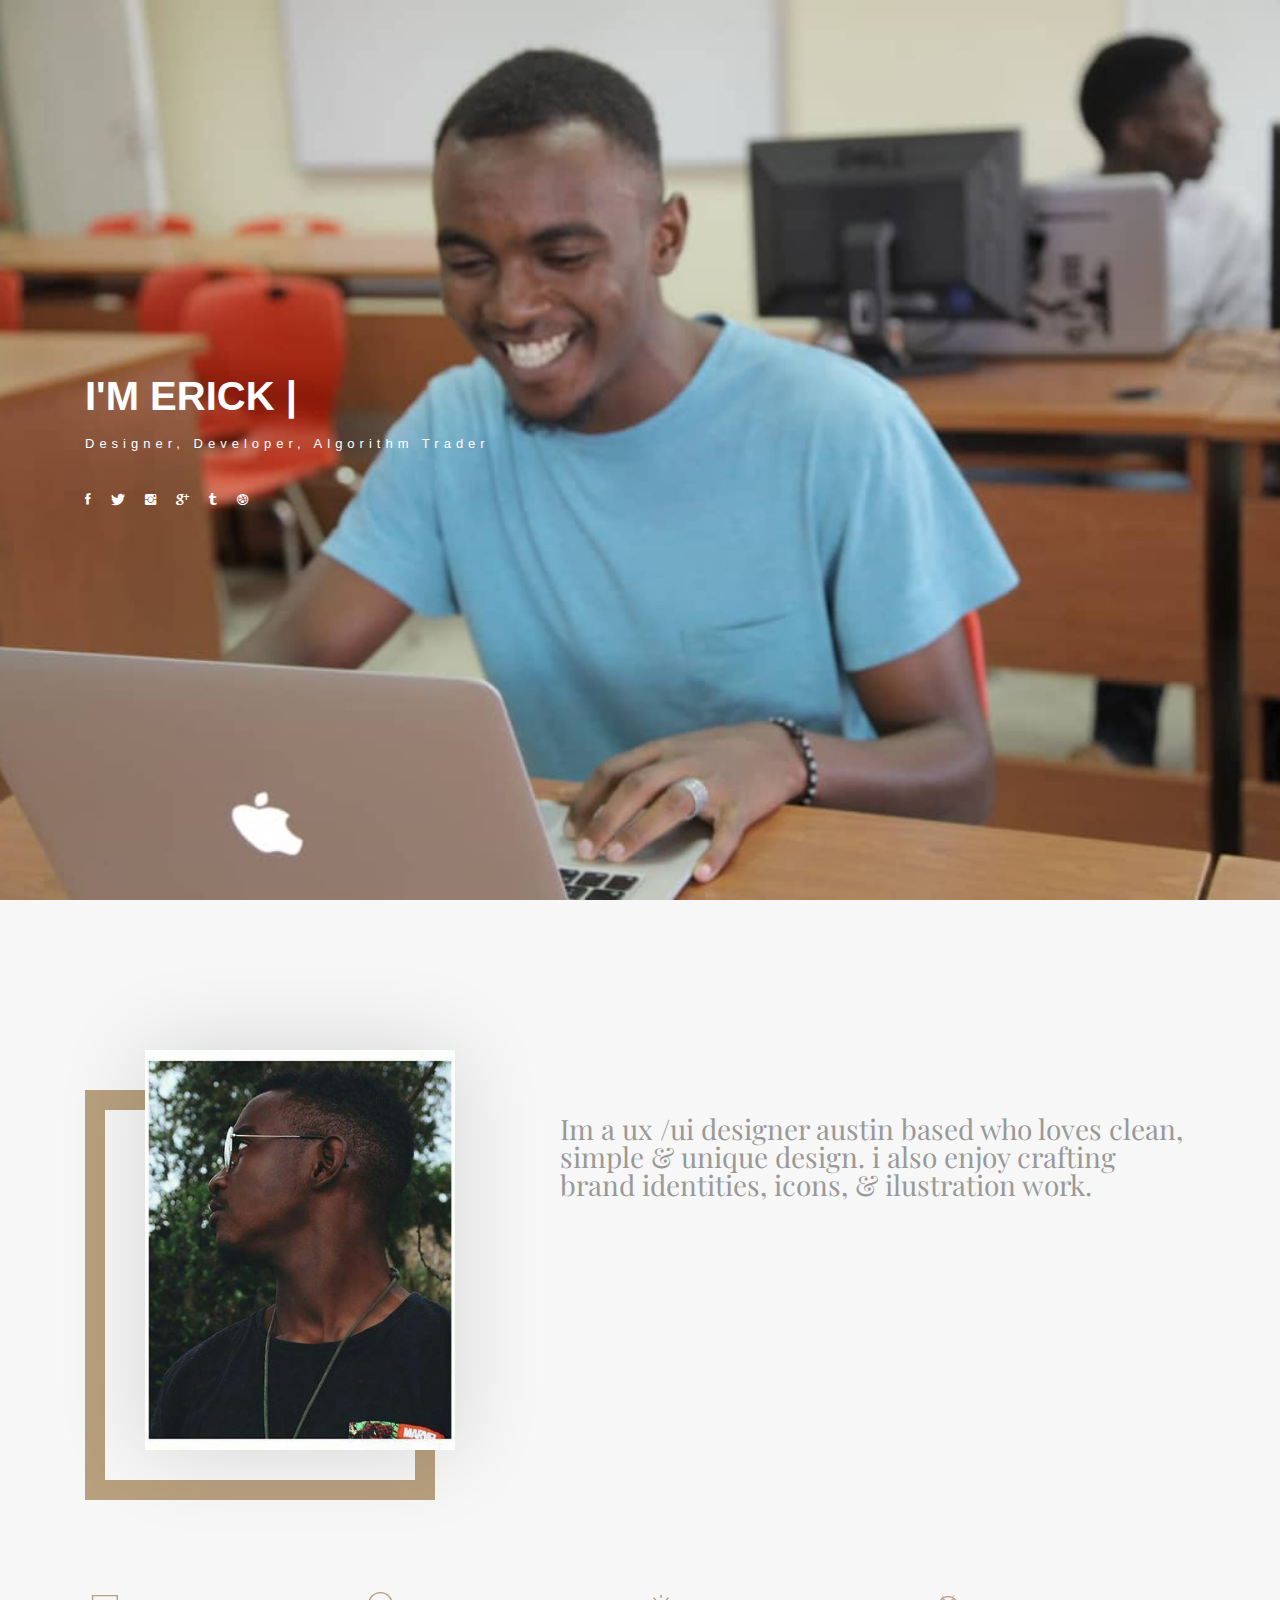
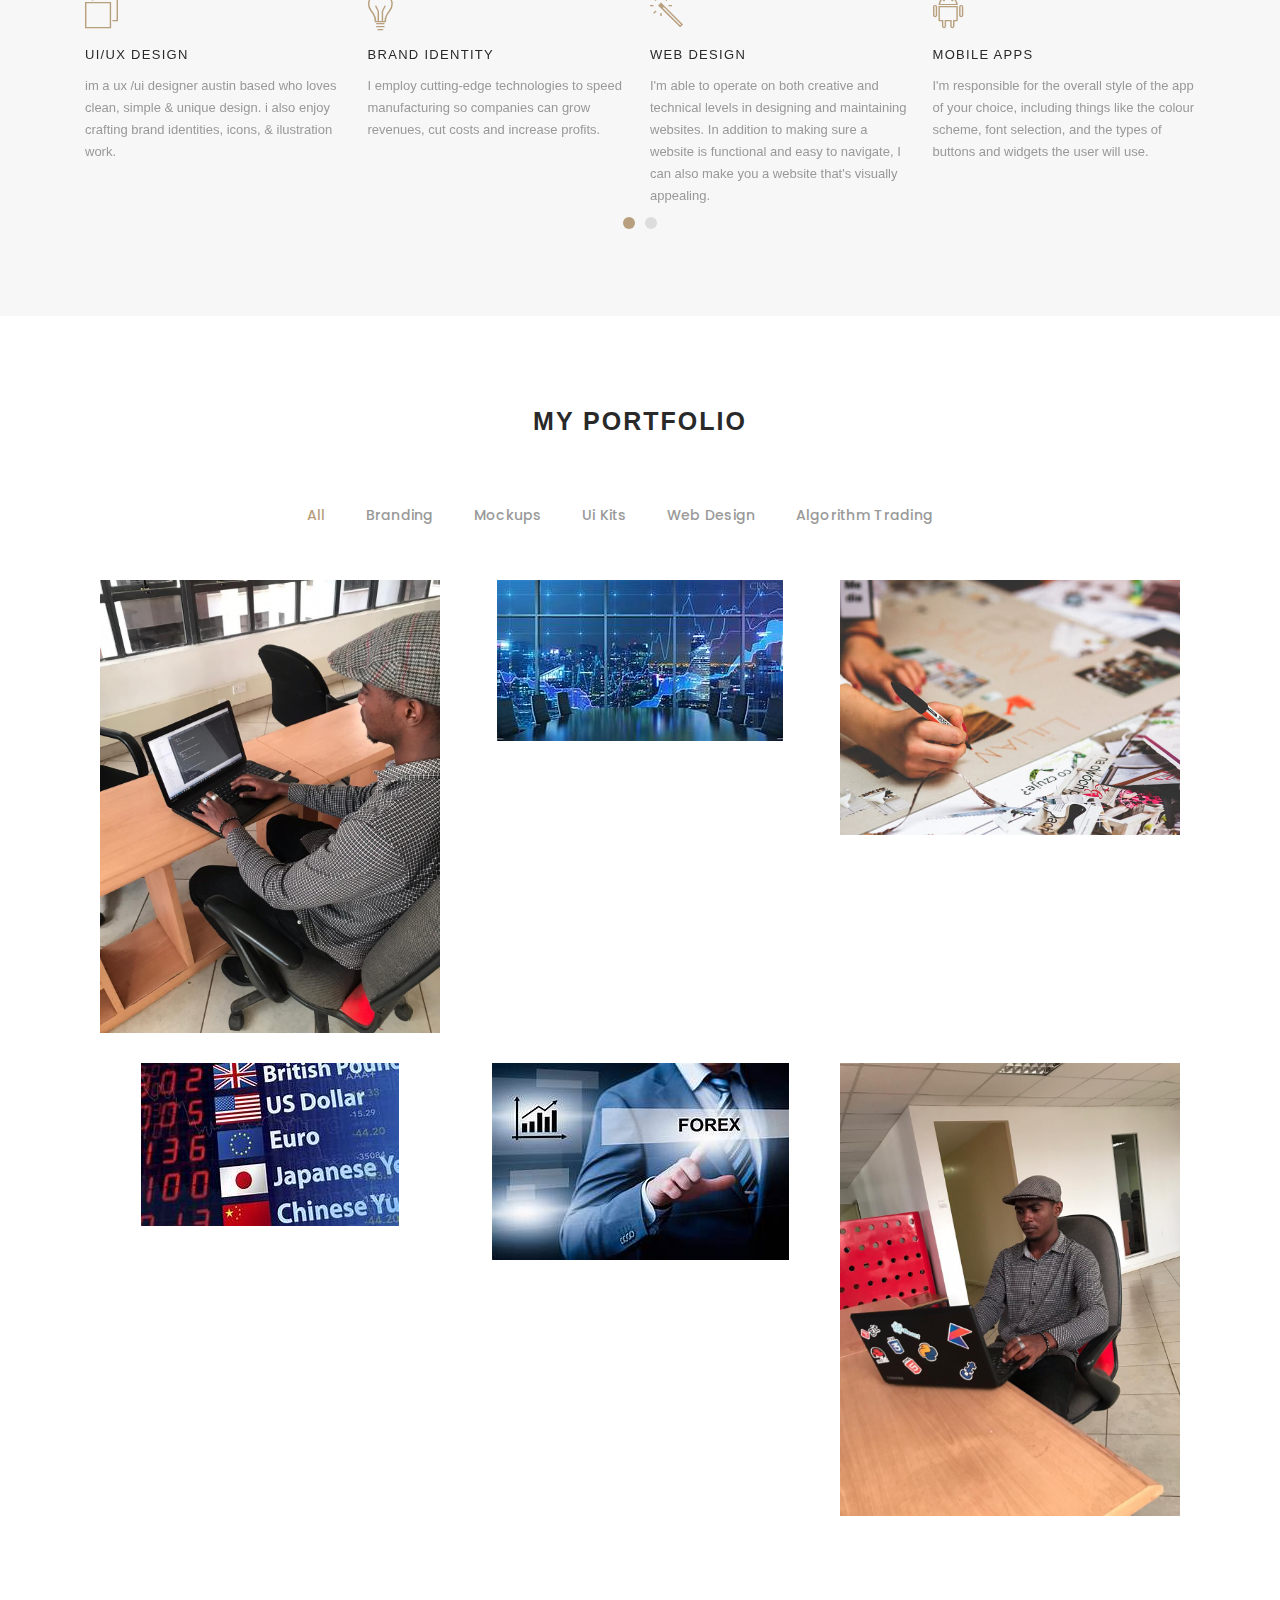
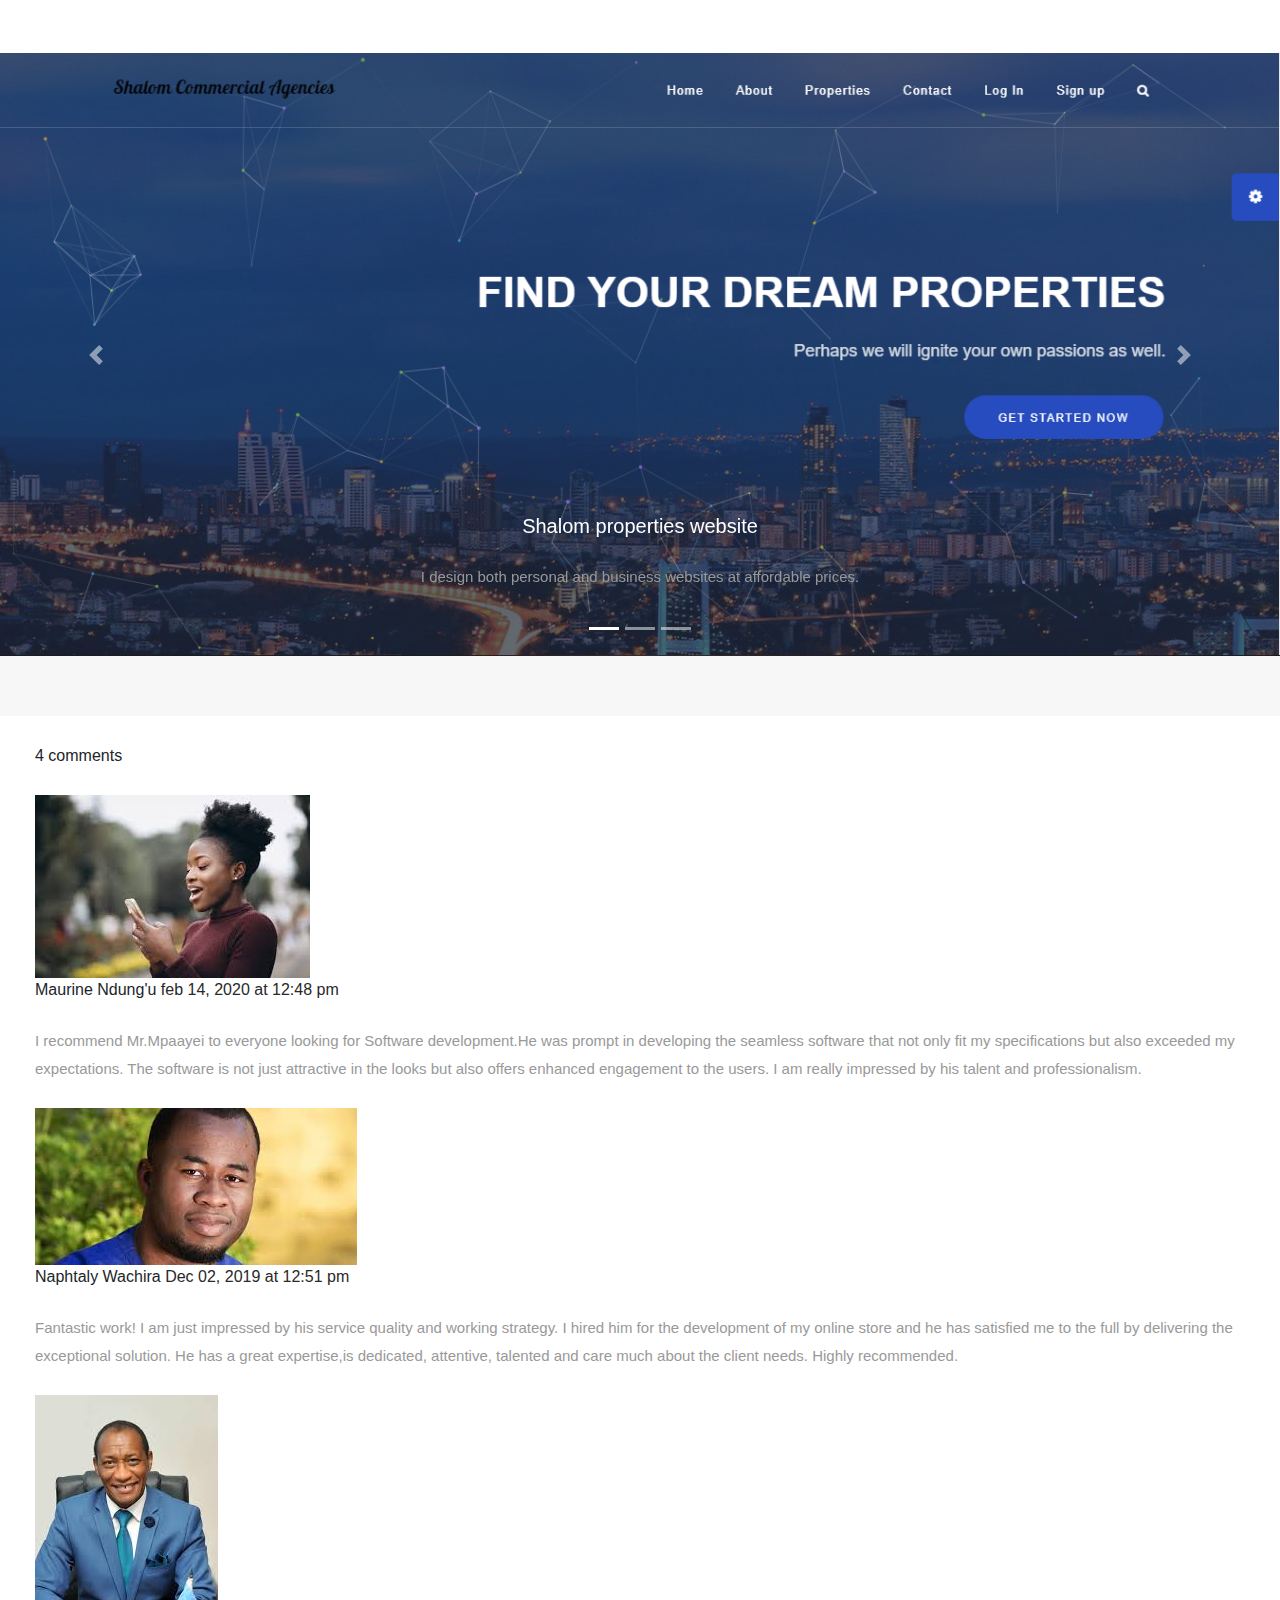
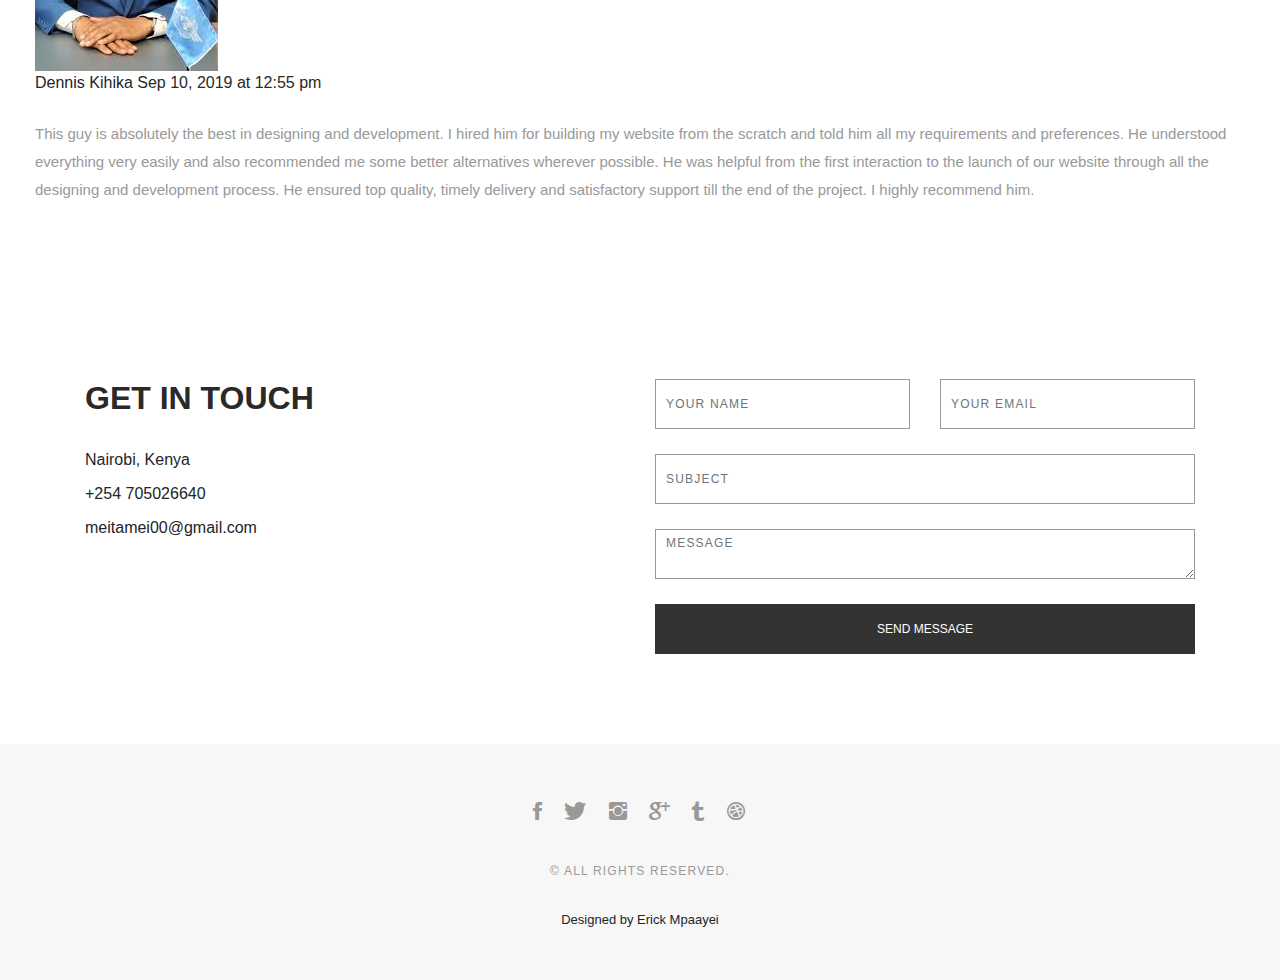
<file: index.html>
<!DOCTYPE html>
<html lang="en">

<head>
  <!-- meta -->
  <meta charset="utf-8">
  <meta content="width=device-width, initial-scale=1.0" name="viewport">

  <title>Mpaayei's portfolio</title>
  <meta content="" name="keywords">
  <meta content="" name="description">

  <!-- Google Fonts -->
  <link href="https://fonts.googleapis.com/css?family=Poppins:300,300i,400,400i,500,500i,600,600i,700,700i|Playfair+Display:400,400i,700,700i,900,900i" rel="stylesheet">

  <!-- Bootstrap CSS File -->
  <link href="lib/bootstrap/css/bootstrap.min.css" rel="stylesheet">

  <!-- Libraries CSS Files -->
  <link href="lib/ionicons/css/ionicons.min.css" rel="stylesheet">
  <link href="lib/owlcarousel/assets/owl.carousel.min.css" rel="stylesheet">
  <link href="lib/magnific-popup/magnific-popup.css" rel="stylesheet">
  <link href="lib/hover/hover.min.css" rel="stylesheet">

  <!-- Main Stylesheet File -->
  <link href="css/style.css" rel="stylesheet">

  <!-- Responsive css -->
  <link href="css/responsive.css" rel="stylesheet">

  <!-- Favicon -->
  <link rel="shortcut icon" href="images/Moran Label.jpg">

  <!-- =======================================================
    Theme Name: Folio
    Theme URL: https://bootstrapmade.com/folio-bootstrap-portfolio-template/
    Author: BootstrapMade.com
    Author URL: https://bootstrapmade.com
  ======================================================= -->
   <link href="https://fonts.googleapis.com/css?family=Galada&display=swap" rel="stylesheet">
    <style type="text/css">
        
        .navbar-brand{

            font-size:1.25em;padding:12px 0;
font-family: 'Galada', cursive;;


        }

    </style>
</head>

<body>

  <!-- start section navbar -->
  <nav id="main-nav">
    <div class="row">
      <div class="container">

        <div class="logo">
         <!--  <a href="index.html"><img src="images/Moran Label.jpg" alt="logo"></a>-->
                                    <a class="navbar-brand js-scroll-trigger" href="#page-top">Mpaayei's portfolio</a>  
                    </a>
        </div>

        <div class="responsive"><i data-icon="m" class="ion-navicon-round"></i></div>

        <ul class="nav-menu list-unstyled">
          <li><a href="#header" class="smoothScroll">Home</a></li>
          <li><a href="#about" class="smoothScroll">About</a></li>
          <li><a href="#portfolio" class="smoothScroll">Portfolio</a></li>
          <li><a href="#journal" class="smoothScroll">Blog</a></li>
          <li><a href="#contact" class="smoothScroll">Contact</a></li>
        </ul>

      </div>
    </div>
  </nav>
  <!-- End section navbar -->


  <!-- start section header -->
  <div id="header" class="home">

    <div class="container">
      <div class="header-content">
        <h1>I'm <span class="typed"></span></h1>
        <p>designer, developer, Algorithm trader</p>

        <ul class="list-unstyled list-social">
          <li><a href="#"><i class="ion-social-facebook"></i></a></li>
          <li><a href="#"><i class="ion-social-twitter"></i></a></li>
          <li><a href="#"><i class="ion-social-instagram"></i></a></li>
          <li><a href="#"><i class="ion-social-googleplus"></i></a></li>
          <li><a href="#"><i class="ion-social-tumblr"></i></a></li>
          <li><a href="#"><i class="ion-social-dribbble"></i></a></li>
        </ul>
      </div>
    </div>
  </div>
  <!-- End section header -->


  <!-- start section about us -->
  <div id="about" class="paddsection">
    <div class="container">
      <div class="row justify-content-between">

        <div class="col-lg-4 ">
          <div class="div-img-bg">
            <div class="about-img">
              <img src="images/Erik.jpg" class="img-responsive" alt="me">
            </div>
          </div>
        </div>

        <div class="col-lg-7">
          <div class="about-descr">

            <p class="p-heading">Im a ux /ui designer austin based who loves clean, simple & unique design. i also enjoy crafting brand identities, icons, & ilustration work. </p>
            

          </div>

        </div>
      </div>
    </div>
  </div>
  <!-- end section about us -->


  <!-- start section services -->
  <div id="services">
    <div class="container">

        <div class="services-carousel owl-theme">

          <div class="services-block">

            <i class="ion-ios-browsers-outline"></i>
            <span>UI/UX DESIGN</span>
            <p class="separator">im a ux /ui designer austin based who loves clean, simple & unique design. i also enjoy crafting brand identities, icons, & ilustration work. </p>

          </div>

          <div class="services-block">

            <i class="ion-ios-lightbulb-outline"></i>
            <span>BRAND IDENTITY</span>
            <p class="separator">I employ cutting-edge technologies to speed manufacturing so companies can grow revenues, cut costs and increase profits. </p>

          </div>

          <div class="services-block">

            <i class="ion-ios-color-wand-outline"></i>
            <span>Web Design</span>
            <p class="separator">I'm able to operate on both creative and technical levels in designing and maintaining websites. In addition to making sure a website is functional and easy to navigate, I can also  make you a website that's visually appealing. </p>

          </div>

          <div class="services-block">

            <i class="ion-social-android-outline"></i>
            <span>Mobile Apps</span>
            <p class="separator">I'm responsible for the overall style of the app of your choice, including things like the colour scheme, font selection, and the types of buttons and widgets the user will use. </p>

          </div>

          <div class="services-block">

            <i class="ion-ios-analytics-outline"></i>
            <span>Analytics</span>
            <p class="separator">I can be able to analyze, process, and model data then interpret the results to create actionable plans for companies and other organizations. </p>

          </div>

          <div class="services-block">

            <i class="ion-ios-camera-outline"></i>
            <span>Algorithm trading</span>
            <p class="separator">I use  mathematical models to study the market. I can build models of how specific instances of the market work and attempt to teach a computer to recognise those specific instances and what to do when it sees them. </p>

          </div>

        </div>

    </div>

  </div>
  <!-- end section services -->


  <!-- start section portfolio -->
  <div id="portfolio" class="text-center paddsection">

    <div class="container">
      <div class="section-title text-center">
        <h2>My Portfolio</h2>
      </div>
    </div>
 
    <div class="container">
      <div class="row">
        <div class="col-md-12">

          <div class="portfolio-list">

            <ul class="nav list-unstyled" id="portfolio-flters">
              <li class="filter filter-active" data-filter=".all">all</li>
              <li class="filter" data-filter=".branding">branding</li>
              <li class="filter" data-filter=".mockups">mockups</li>
              <li class="filter" data-filter=".uikits">ui kits</li>
              <li class="filter" data-filter=".webdesign">web design</li>
              <li class="filter" data-filter=".photography">Algorithm trading</li>
            </ul>

          </div>

          <div class="portfolio-container">

            <div class="col-lg-4 col-md-6 portfolio-thumbnail all branding uikits webdesign">
              <a class="popup-img" href="images/portfolio/laptop1.jpg">
                <img src="images/portfolio/laptop1.jpg" alt="img">
              </a>
            </div>

            <div class="col-lg-4 col-md-6 portfolio-thumbnail all mockups uikits photography">
              <a class="popup-img" href="images/portfolio/fx1.jpg">
                <img src="images/portfolio/fx1.jpg"  alt="img">
              </a>
            </div>

            <div class="col-lg-4 col-md-6 portfolio-thumbnail all branding webdesig photographyn">
              <a class="popup-img" href="images/portfolio/3.jpg">
                <img src="images/portfolio/3.jpg" alt="img">
              </a>
            </div>

            <div class="col-lg-4 col-md-6 portfolio-thumbnail all mockups webdesign photography">
              <a class="popup-img" href="images/portfolio/fx11.jpg">
                <img src="images/portfolio/fx11.jpg" alt="img">
              </a>
            </div>

            <div class="col-lg-4 col-md-6 portfolio-thumbnail all branding uikits photography">
              <a class="popup-img" href="images/portfolio/11.jpg">
                <img src="images/portfolio/11.jpg" alt="img">
              </a>
            </div>

            <div class="col-lg-4 col-md-6 portfolio-thumbnail all mockups uikits webdesign">
              <a class="popup-img" href="images/portfolio/laptop.jpg">
                <img src="images/portfolio/laptop.jpg" alt="img">
              </a>
            </div>

          </div>
        </div>
      </div>
    </div>

  </div>
  <!-- End section portfolio -->


  <!-- start section journal -->
 <!-- <div id="journal" class="text-left paddsection">

    <div class="container">
      <div class="section-title text-center">
        <h2>journal</h2>
      </div>
    </div>

    <div class="container">
      <div class="journal-block">
        <div class="row">

          <div class="col-lg-4 col-md-6">
            <div class="journal-info">

              <a href="blog-single.html"><img src="images/blog-post-1.jpg" class="img-responsive" alt="img"></a>

              <div class="journal-txt">

                <h4><a href="blog-single.html">SO LETS MAKE THE MOST OF A BEAUTIFUL THING </a></h4>
                

              </div>

            </div>
          </div>

          <div class="col-lg-4 col-md-6">
            <div class="journal-info">

              <a href="blog-single.html"><img src="images/blog-post-2.jpg" class="img-responsive" alt="img"></a>

              <div class="journal-txt">

                <h4><a href="#blog-single.html">WE'RE GONA MAKE DREAMS COME TRUE</a></h4>
                

              </div>

            </div>
          </div>

          <div class="col-lg-4 col-md-6">
            <div class="journal-info">

              <a href="blog-single.html"><img src="images/blog-post-3.jpg" class="img-responsive" alt="img"></a>

              <div class="journal-txt">

                <h4><a href="blog-single.html">NEW LIFE CIVILIZATIONS TO BOLDLY</a></h4>-->
  
                 
                        <div class="bd-example" id="journal">
  <div id="carouselExampleCaptions" class="carousel slide" data-ride="carousel">
    <ol class="carousel-indicators">
      <li data-target="#carouselExampleCaptions" data-slide-to="0" class="active"></li>
      <li data-target="#carouselExampleCaptions" data-slide-to="1"></li>
      <li data-target="#carouselExampleCaptions" data-slide-to="2"></li>
    </ol>
    <div class="carousel-inner">
      <div class="carousel-item active">
        <img src="images/property.png" class="d-block w-100" alt="...">
        <div class="carousel-caption d-none d-md-block">
          <h5>Shalom properties website</h5>
          <p>I design both personal and business websites at affordable prices.</p>
        </div>
      </div>
      <div class="carousel-item">
        <img src="images/fx.png" class="d-block w-100" alt="...">
        <div class="carousel-caption d-none d-md-block">
          <h5 style="color: #000">One Minute Trading Software</h5>
          <p style="color: #000">Custom made Forex Trading Softwares .</p>
        </div>
      </div>
      <div class="carousel-item">
        <img src="images/rental.png" class="d-block w-100" alt="...">
        <div class="carousel-caption d-none d-md-block">
          <h5>Rental Management System</h5>
          <p>Any system of your choice is designable.</p>
        </div>
      </div>
    </div>
    <a class="carousel-control-prev" href="#carouselExampleCaptions" role="button" data-slide="prev">
      <span class="carousel-control-prev-icon" aria-hidden="true"></span>
      <span class="sr-only">Previous</span>
    </a>
    <a class="carousel-control-next" href="#carouselExampleCaptions" role="button" data-slide="next">
      <span class="carousel-control-next-icon" aria-hidden="true"></span>
      <span class="sr-only">Next</span>
    </a>
  </div>
</div>
                  </div>
                </div>
              </div>
              <div class="col-md-12">
                <div class="comments text-left padDiv mb-30">
                  <div class="entry-comments">
                    <h6 class="mb-30">4 comments</h6>
                    <ul class="entry-comments-list list-unstyled">
                      <li>
                        <div class="entry-comments-item">
                          <img src="images/maurine.jpg" class="entry-comments-avatar" alt="">
                          <div class="entry-comments-body">
                            <span class="entry-comments-author">Maurine Ndung'u</span>
                            <span><a href="#">feb 14, 2020 at 12:48 pm</a></span>
                            <p class="mb-10">I recommend Mr.Mpaayei to everyone looking for Software development.He was prompt in developing the seamless software that not only fit my specifications but also exceeded my expectations. The software is not just attractive in the looks but also offers enhanced engagement to the users. I am really impressed by his talent and professionalism. </p>
                            
                          </div>
                        </div>
                        <ul class="entry-comments-reply list-unstyled">
                          <li>
                            <div class="entry-comments-item">
                              <img src="images/wachira.jpg" class="entry-comments-avatar" alt="">
                              <div class="entry-comments-body">
                                <span class="entry-comments-author">Naphtaly Wachira</span>
                                <span><a href="#">Dec 02, 2019 at 12:51 pm</a></span>
                                <p class="mb-10">Fantastic work! I am just impressed by his service quality and working strategy. I hired him for the development of my online store and he has satisfied me to the full by delivering the exceptional solution. He has a great expertise,is dedicated, attentive, talented and care much about the client needs. Highly recommended.</p>
                                
                              </div>
                            </div>
                          </li>
                        </ul>
                      </li>
                      <li>
                        <div class="entry-comments-item">
                          <img src="images/kihika.jpg" class="entry-comments-avatar" alt="">
                          <div class="entry-comments-body">
                            <span class="entry-comments-author">Dennis Kihika</span>
                            <span><a href="#">Sep 10, 2019 at 12:55 pm</a></span>
                            <p class="mb-10">This guy is absolutely the best in designing and development. I hired him for building my website from the scratch and told him all my requirements and preferences. He understood everything very easily and also recommended me some better alternatives wherever possible. He was helpful from the first interaction to the launch of our website through all the designing and development process. He ensured top quality, timely delivery and satisfactory support till the end of the project. I highly recommend him. </p>
                                                      </div>
                        </div>
                      </li>
                    </ul>
                  </div>
                </div>
              </div>
                

              </div>

            </div>
          </div>

        </div>
      </div>
    </div>

  </div>
  <!-- End section journal -->


  <!-- start sectoion contact -->
  <div id="contact" class="paddsection">
    <div class="container">
      <div class="contact-block1">
        <div class="row">

          <div class="col-lg-6">
            <div class="contact-contact">

              <h2 class="mb-30">GET IN TOUCH</h2>

              <ul class="contact-details">
                
                <li><span>Nairobi, Kenya</span></li>
                <li><span>+254 705026640</span></li>
                <li><span>meitamei00@gmail.com</span></li>
              </ul>

            </div>
          </div>

          <div class="col-lg-6">
            <form action="mail.php" method="post" role="form" class="contactForm">
              <div class="row">

                <div id="sendmessage">Your message has been sent. Thank you!</div>
                <div id="errormessage"></div>

                <div class="col-lg-6">
                  <div class="form-group contact-block1">
                    <input type="text" name="name" class="form-control" id="name" placeholder="Your Name" data-rule="minlen:4" data-msg="Please enter at least 4 chars" />
                    <div class="validation"></div>
                  </div>
                </div>

                <div class="col-lg-6">
                  <div class="form-group">
                    <input type="email" class="form-control" name="email" id="email" placeholder="Your Email" data-rule="email" data-msg="Please enter a valid email" />
                    <div class="validation"></div>
                  </div>
                </div>

                <div class="col-lg-12">
                  <div class="form-group">
                    <input type="text" class="form-control" name="subject" id="subject" placeholder="Subject" data-rule="minlen:4" data-msg="Please enter at least 8 chars of subject" />
                    <div class="validation"></div>
                  </div>
                </div>

                <div class="col-lg-12">
                  <div class="form-group">
                    <textarea class="form-control" name="message" rows="12" data-rule="required" data-msg="Please write something for us" placeholder="Message"></textarea>
                    <div class="validation"></div>
                  </div>
                </div>

                <div class="col-lg-12">
                  <input type="submit" class="btn btn-defeault btn-send" value="Send message" name="submit">
                </div>

              </div>
            </form>
          </div>
        </div>
      </div>
    </div>
  </div>
  
  
  <!-- start sectoion contact -->


  <!-- start section footer -->
  <div id="footer" class="text-center">
    <div class="container">
      <div class="socials-media text-center">

        <ul class="list-unstyled">
          <li><a href="#"><i class="ion-social-facebook"></i></a></li>
          <li><a href="#"><i class="ion-social-twitter"></i></a></li>
          <li><a href="#"><i class="ion-social-instagram"></i></a></li>
          <li><a href="#"><i class="ion-social-googleplus"></i></a></li>
          <li><a href="#"><i class="ion-social-tumblr"></i></a></li>
          <li><a href="#"><i class="ion-social-dribbble"></i></a></li>
        </ul>

      </div>

      <p>&copy; All rights reserved.</p>

      <div class="credits">
        <!--
          All the links in the footer should remain intact.
          You can delete the links only if you purchased the pro version.
          Licensing information: https://bootstrapmade.com/license/
          Purchase the pro version with working PHP/AJAX contact form: https://bootstrapmade.com/buy/?theme=Folio
        -->
        Designed by Erick Mpaayei
      </div>

    </div>
  </div>
  <!-- End section footer -->

  <!-- JavaScript Libraries -->
  <script src="lib/jquery/jquery.min.js"></script>
  <script src="lib/jquery/jquery-migrate.min.js"></script>
  <script src="lib/bootstrap/js/bootstrap.bundle.min.js"></script>
  <script src="lib/typed/typed.js"></script>
  <script src="lib/owlcarousel/owl.carousel.min.js"></script>
  <script src="lib/magnific-popup/magnific-popup.min.js"></script>
  <script src="lib/isotope/isotope.pkgd.min.js"></script>

  <!-- Contact Form JavaScript File -->
  <script src="contactform/contactform.js"></script>

  <!-- Template Main Javascript File -->
  <script src="js/main.js"></script>

</body>

</html>
</file>
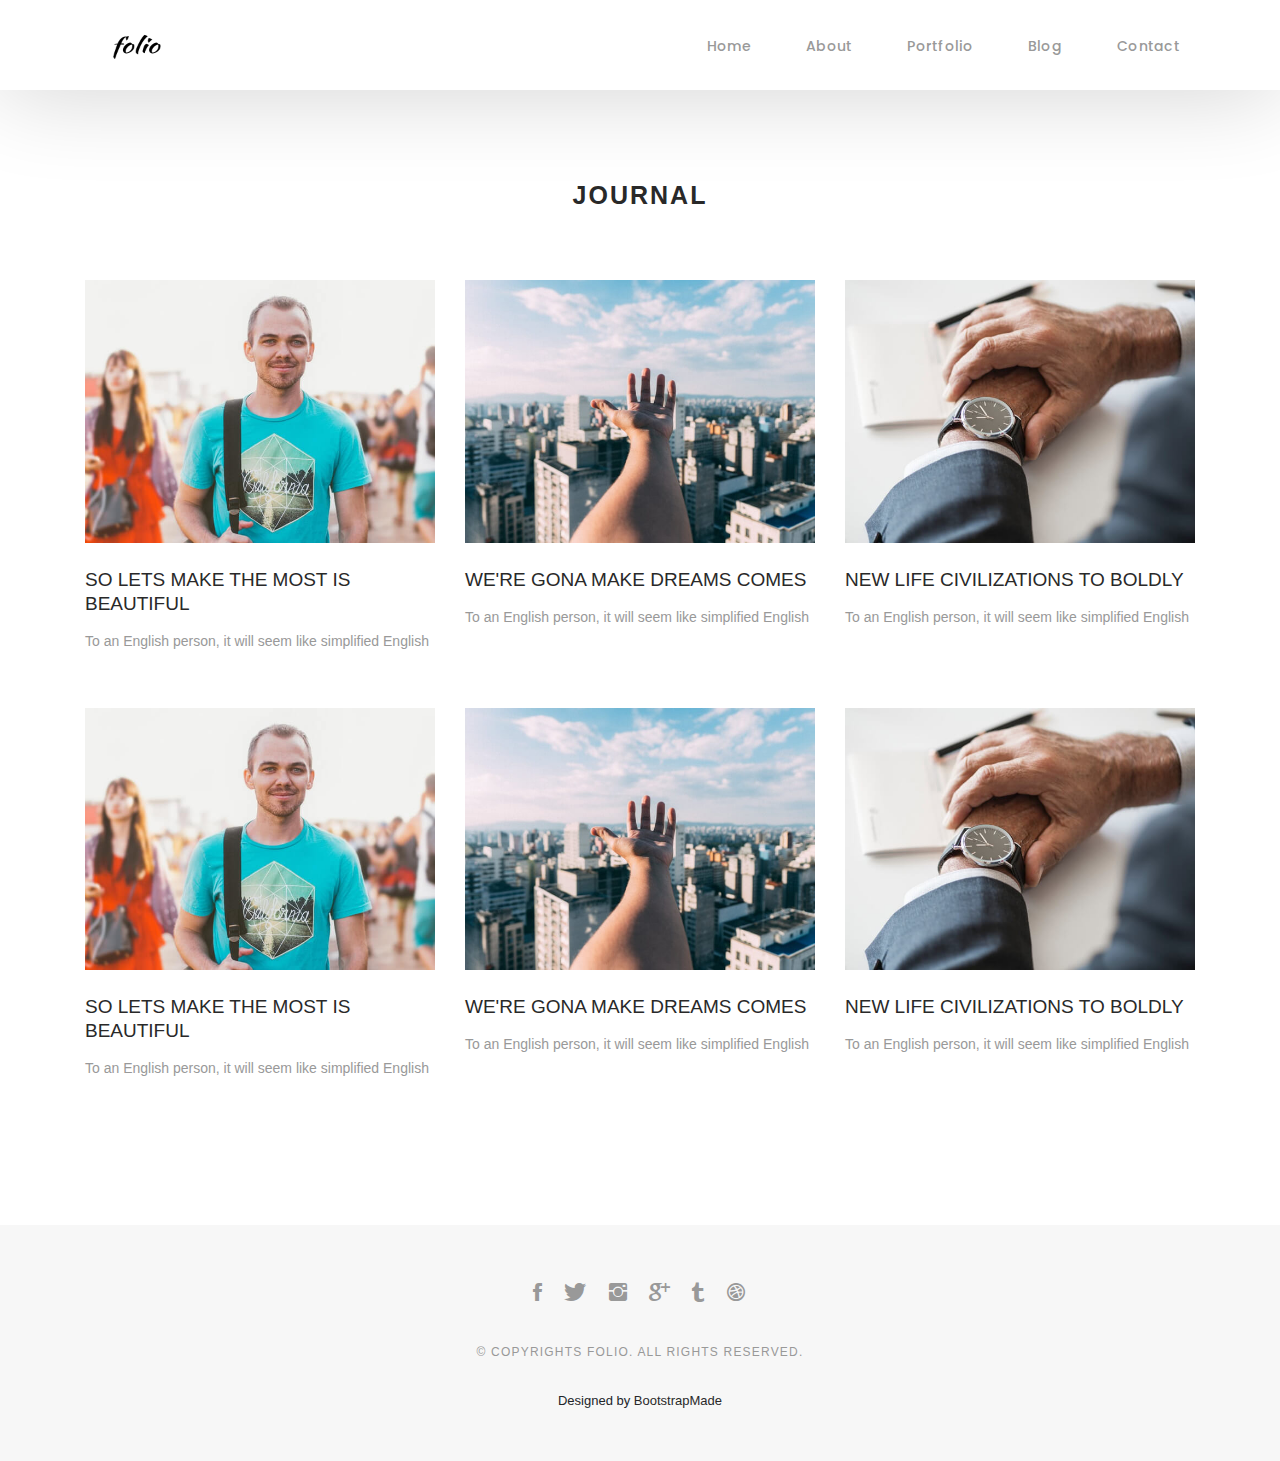
<file: blog-grid.html>
<!DOCTYPE html>
<html lang="en">

<head>
  <!-- meta -->
  <meta charset="utf-8">
  <meta content="width=device-width, initial-scale=1.0" name="viewport">

  <title>Folio - Blog Grid</title>
  <meta content="" name="keywords">
  <meta content="" name="description">

  <!-- Google Fonts -->
  <link href="https://fonts.googleapis.com/css?family=Poppins:300,300i,400,400i,500,500i,600,600i,700,700i|Playfair+Display:400,400i,700,700i,900,900i" rel="stylesheet">

  <!-- Bootstrap CSS File -->
  <link href="lib/bootstrap/css/bootstrap.min.css" rel="stylesheet">

  <!-- Libraries CSS Files -->
  <link href="lib/ionicons/css/ionicons.min.css" rel="stylesheet">
  <link href="lib/owlcarousel/assets/owl.carousel.min.css" rel="stylesheet">
  <link href="lib/magnific-popup/magnific-popup.css" rel="stylesheet">
  <link href="lib/hover/hover.min.css" rel="stylesheet">

  <!-- Blog Stylesheet File -->
  <link href="css/blog.css" rel="stylesheet">

  <!-- Main Stylesheet File -->
  <link href="css/style.css" rel="stylesheet">

  <!-- Responsive css -->
  <link href="css/responsive.css" rel="stylesheet">

  <!-- Favicon -->
  <link rel="shortcut icon" href="images/favicon.png">

  <!-- =======================================================
    Theme Name: Folio
    Theme URL: https://bootstrapmade.com/folio-bootstrap-portfolio-template/
    Author: BootstrapMade.com
    Author URL: https://bootstrapmade.com
  ======================================================= -->
</head>

<body>

  <!-- start section navbar -->
  <nav id="main-nav-subpage" class="subpage-nav">
    <div class="row">
      <div class="container">

        <div class="logo">
          <a href="index.html"><img src="images/logo.png" alt="logo"></a>
        </div>

        <div class="responsive"><i data-icon="m" class="ion-navicon-round"></i></div>

        <ul class="nav-menu list-unstyled">
          <li><a href="#homee" class="smoothScroll">Home</a></li>
          <li><a href="#about" class="smoothScroll">About</a></li>
          <li><a href="#portfolio" class="smoothScroll">Portfolio</a></li>
          <li><a href="#blog" class="smoothScroll">Blog</a></li>
          <li><a href="#contact" class="smoothScroll">Contact</a></li>
        </ul>

      </div>
    </div>
  </nav>
  <!-- End section navbar -->

  <!-- start section journal -->
  <div id="journal-blog" class="text-left  paddsections">

    <div class="container">
      <div class="section-title text-center">
        <h2>journal</h2>
      </div>
    </div>

    <div class="container">
      <div class="journal-block">
        <div class="row">

          <div class="col-lg-4 col-md-6">
            <div class="journal-info mb-30">

              <a href="blog-single.html"><img src="images/blog-post-1.jpg" class="img-responsive" alt="img"></a>

              <div class="journal-txt">

                <h4><a href="blog-single.html">SO LETS MAKE THE MOST IS BEAUTIFUL</a></h4>
                <p class="separator">To an English person, it will seem like simplified English
                </p>

              </div>

            </div>
          </div>

          <div class="col-lg-4 col-md-6">
            <div class="journal-info mb-30">

              <a href="blog-single.html"><img src="images/blog-post-2.jpg" class="img-responsive" alt="img"></a>

              <div class="journal-txt">

                <h4><a href="blog-single.html">WE'RE GONA MAKE DREAMS COMES</a></h4>
                <p class="separator">To an English person, it will seem like simplified English
                </p>

              </div>

            </div>
          </div>

          <div class="col-lg-4 col-md-6">
            <div class="journal-info mb-30">

              <a href="blog-single.html"><img src="images/blog-post-3.jpg" class="img-responsive" alt="img"></a>

              <div class="journal-txt">

                <h4><a href="blog-single.html">NEW LIFE CIVILIZATIONS TO BOLDLY</a></h4>
                <p class="separator">To an English person, it will seem like simplified English
                </p>

              </div>

            </div>
          </div>

          <div class="col-lg-4 col-md-6">
            <div class="journal-info mb-30">

              <a href="blog-single.html"><img src="images/blog-post-1.jpg" class="img-responsive" alt="img"></a>

              <div class="journal-txt">

                <h4><a href="blog-single.html">SO LETS MAKE THE MOST IS BEAUTIFUL</a></h4>
                <p class="separator">To an English person, it will seem like simplified English
                </p>

              </div>

            </div>
          </div>

          <div class="col-lg-4 col-md-6">
            <div class="journal-info mb-30">

              <a href="blog-single.html"><img src="images/blog-post-2.jpg" class="img-responsive" alt="img"></a>

              <div class="journal-txt">

                <h4><a href="blog-single.html">WE'RE GONA MAKE DREAMS COMES</a></h4>
                <p class="separator">To an English person, it will seem like simplified English
                </p>

              </div>

            </div>
          </div>

          <div class="col-lg-4 col-md-6">
            <div class="journal-info mb-30">

              <a href="blog-single.html"><img src="images/blog-post-3.jpg" class="img-responsive" alt="img"></a>

              <div class="journal-txt">

                <h4><a href="blog-single.html">NEW LIFE CIVILIZATIONS TO BOLDLY</a></h4>
                <p class="separator">To an English person, it will seem like simplified English
                </p>

              </div>

            </div>
          </div>

        </div>
      </div>
    </div>
  </div>
  <!-- End section journal -->


  <!-- start section footer -->
  <div id="footer" class="text-center">
    <div class="container">
      <div class="socials-media text-center">

        <ul class="list-unstyled">
          <li><a href="#"><i class="ion-social-facebook"></i></a></li>
          <li><a href="#"><i class="ion-social-twitter"></i></a></li>
          <li><a href="#"><i class="ion-social-instagram"></i></a></li>
          <li><a href="#"><i class="ion-social-googleplus"></i></a></li>
          <li><a href="#"><i class="ion-social-tumblr"></i></a></li>
          <li><a href="#"><i class="ion-social-dribbble"></i></a></li>
        </ul>

      </div>

      <p>&copy; Copyrights Folio. All rights reserved.</p>

      <div class="credits">
        <!--
          All the links in the footer should remain intact.
          You can delete the links only if you purchased the pro version.
          Licensing information: https://bootstrapmade.com/license/
          Purchase the pro version with working PHP/AJAX contact form: https://bootstrapmade.com/buy/?theme=Folio
        -->
        Designed by <a href="https://bootstrapmade.com/">BootstrapMade</a>
      </div>

    </div>
  </div>
  <!-- End section footer -->

  <!-- JavaScript Libraries -->
  <script src="lib/jquery/jquery.min.js"></script>
  <script src="lib/jquery/jquery-migrate.min.js"></script>
  <script src="lib/bootstrap/js/bootstrap.bundle.min.js"></script>
  <script src="lib/typed/typed.js"></script>
  <script src="lib/owlcarousel/owl.carousel.min.js"></script>
  <script src="lib/magnific-popup/magnific-popup.min.js"></script>
  <script src="lib/isotope/isotope.pkgd.min.js"></script>

  <!-- Contact Form JavaScript File -->
  <script src="contactform/contactform.js"></script>

  <!-- Template Main Javascript File -->
  <script src="js/main.js"></script>

</body>

</html>
</file>
<file: css/responsive.css>
/** Width between 1200x to 0
 *  ~~~~~~~~~~~~~~~~~~~~~~~~~~~~~~~~~~~~
 */

@media (min-width: 1200px) {

}

/** Width between 992px to 1199px
 *  ~~~~~~~~~~~~~~~~~~~~~~~~~~~~~~~~~~~~
 */

@media (min-width: 992px) and (max-width: 1199px) {
  
}

/** Width between 768px to 991px
 *  ~~~~~~~~~~~~~~~~~~~~~~~~~~~~~~~~~~~~
 */

@media (min-width: 768px) and (max-width: 991px) {
  /* Navbar */
  nav {
    padding: 10px 15px;
  }
  .nav-menu {
    margin-top: 40px;
    display: none;
    float: none;
    width: 100%;
  }
  .nav-menu li {
    float: none;
    width: 100%;
    text-align: center;
    border-top: 1px solid #f7f7f7;
    line-height: 45px;
    margin-left: 0;
    padding-top: 10px;
    padding-bottom: 10px;
  }
  .responsive {
    float: right;
    padding-top: 15px;
    display: block;
  }
  /* About */
  .head-info .header-content .cmaster h1 {
    font-size: 32px;
  }
  #about .div-img-bg {
    padding: 0;
  }
  #about .div-img-bg .about-img img {
    margin-top: 0%;
    margin-left: calc(0% - 0px);
  }
  #about .about-descr .p-heading {
    font-size: 20px;
  }
  #about .about-descr .separator {
    max-width: 100%;
    margin-bottom: 0;
  }
  /* portfolio */
  #portfolio .portfolio-list .nav li {
    float: none;
    margin: 20px;
    display: inline-block;
  }
  /* journal */
  #journal .journal-block .journal-info {
    margin-bottom: 30px;
  }
  /* Contact */
  .contact-contact {
    margin-bottom: 30px;
  }
  /* Footer */
  #footer .socials-media ul li {
    margin-right: 0;
    margin-left: 0;
    float: none;
    display: inline-block;
  }
}

/** Width between 767px to 0
 *  ~~~~~~~~~~~~~~~~~~~~~~~~~~~~~~~~~~~~
 */

@media (max-width: 767px) {
  /* Navbar */
  nav {
    padding: 20px 15px;
  }
  .nav-menu {
    margin-top: 40px;
    display: none;
    float: none;
    width: 100%;
  }
  .nav-menu li {
    float: none;
    width: 100%;
    text-align: center;
    border-top: 1px solid #f7f7f7;
    line-height: 45px;
    margin-left: 0;
    padding-top: 10px;
    padding-bottom: 10px;
  }
  .responsive {
    float: right;
    padding-top: 15px;
    display: block;
  }
  /* About */
  .head-info .header-content h1 {
    font-size: 32px;
  }
  #about .div-img-bg {
    padding: 0;
  }
  #about .div-img-bg .about-img img {
    margin-top: 0%;
    margin-left: calc(0% - 0px);
  }
  #about .about-descr .p-heading {
    font-size: 20px;
  }
  #about .about-descr .separator {
    max-width: 100%;
    margin-bottom: 0;
  }
  /* portfolio */
  #portfolio .portfolio-list .nav li {
    float: none;
    margin: 20px;
    display: inline-block;
  }
  /* journal */
  #journal .journal-block .journal-info {
    margin-bottom: 30px;
  }
  /* Contact */
  .contact-contact {
    margin-bottom: 30px;
  }
  /* Footer */
  #footer .socials-media ul li {
    margin-right: 0;
    margin-left: 0;
    float: none;
    display: inline-block;
  }
}

/** Width between 600px to 0
 *  ~~~~~~~~~~~~~~~~~~~~~~~~~~~~~~~~~~~~
 */

@media (max-width: 600px) {
  /* Navbar */
  nav {
    padding: 20px 15px;
  }
  .nav-menu {
    margin-top: 40px;
    display: none;
    float: none;
    width: 100%;
  }
  .nav-menu li {
    float: none;
    width: 100%;
    text-align: center;
    border-top: 1px solid #f7f7f7;
    line-height: 45px;
    margin-left: 0;
    padding-top: 10px;
    padding-bottom: 10px;
  }
  .responsive {
    float: right;
    padding-top: 15px;
    display: block;
  }
  /* About */
  .head-info .header-content h1 {
    font-size: 32px;
  }
  #about .div-img-bg {
    padding: 0;
  }
  #about .div-img-bg .about-img img {
    margin-top: 0%;
    margin-left: calc(0% - 0px);
  }
  #about .about-descr .p-heading {
    font-size: 20px;
  }
  #about .about-descr .separator {
    max-width: 100%;
    margin-bottom: 0;
  }
  /* portfolio */
  #portfolio .portfolio-list .nav li {
    float: none;
    margin: 10px;
    display: inline-block;
  }
  /* journal */
  #journal .journal-block .journal-info {
    margin-bottom: 30px;
  }
  /* Contact */
  .contact-contact {
    margin-bottom: 30px;
  }
  /* Footer */
  #footer .socials-media ul li {
    margin-right: 0;
    margin-left: 0;
    float: none;
    display: inline-block;
  }
}

/** Width between 480px to 0
 *  ~~~~~~~~~~~~~~~~~~~~~~~~~~~~~~~~~~~~
 */

@media (max-width: 480px) {
  /* Navbar */
  nav {
    padding: 20px 15px;
  }
  .nav-menu {
    margin-top: 40px;
    display: none;
    float: none;
    width: 100%;
  }
  .nav-menu li {
    float: none;
    width: 100%;
    text-align: center;
    border-top: 1px solid #f7f7f7;
    line-height: 45px;
    margin-left: 0;
    padding-top: 10px;
    padding-bottom: 10px;
  }
  .responsive {
    float: right;
    padding-top: 15px;
    display: block;
  }
  /* About */
  .head-info .header-content h1 {
    font-size: 32px;
  }
  #about .div-img-bg {
    padding: 0;
  }
  #about .div-img-bg .about-img img {
    margin-top: 0%;
    margin-left: calc(0% - 0px);
  }
  #about .about-descr .p-heading {
    font-size: 20px;
  }
  #about .about-descr .separator {
    max-width: 100%;
    margin-bottom: 0;
  }
  /* portfolio */
  #portfolio .portfolio-list .nav li {
    float: none;
    margin: 20px;
  }
  /* journal */
  #journal .journal-block .journal-info {
    margin-bottom: 30px;
  }
  /* Contact */
  .contact-contact {
    margin-bottom: 30px;
  }
  /* Footer */
  #footer .socials-media ul li {
    margin-right: 0;
    margin-left: 0;
    float: none;
    display: inline-block;
  }
}

/** Width between 320px to 0
 *  ~~~~~~~~~~~~~~~~~~~~~~~~~~~~~~~~~~~~
 */

@media (max-width: 320px) {
  /* Navbar */
  nav {
    padding: 20px 15px;
  }
  .nav-menu {
    margin-top: 40px;
    display: none;
    float: none;
    width: 100%;
  }
  .nav-menu li {
    float: none;
    width: 100%;
    text-align: center;
    border-top: 1px solid #f7f7f7;
    line-height: 45px;
    margin-left: 0;
    padding-top: 10px;
    padding-bottom: 10px;
  }
  .responsive {
    float: right;
    padding-top: 15px;
    display: block;
  }
  /* About */
  .head-info .header-content h1 {
    font-size: 32px;
  }
  #about .div-img-bg {
    padding: 0;
  }
  #about .div-img-bg .about-img img {
    margin-top: 0%;
    margin-left: calc(0% - 0px);
  }
  #about .about-descr .p-heading {
    font-size: 20px;
  }
  #about .about-descr .separator {
    max-width: 100%;
    margin-bottom: 0;
  }
  /* portfolio */
  #portfolio .portfolio-list .nav li {
    float: none;
    margin: 20px;
  }
  /* journal */
  #journal .journal-block .journal-info {
    margin-bottom: 30px;
  }
  /* Contact */
  .contact-contact {
    margin-bottom: 30px;
  }
  /* Footer */
  #footer .socials-media ul li {
    margin-right: 0;
    margin-left: 0;
    float: none;
    display: inline-block;
  }
  /* Single page */
  .entry-comments-body span {
    display: inline-block;
    margin-right: 0;
  }
}
</file>
<file: css/blog.css>
/*-----------------------------------------------------------------------------------*/

/*  -  Navbar fixd page
/*-----------------------------------------------------------------------------------*/

.subpage-nav {
  display: block !important;
  position: relative;
}

/*-----------------------------------------------------------------------------------*/

/*  /* Single page */

/*-----------------------------------------------------------------------------------*/

/* main content */

.main-content {
  background: #f7f7f7;
}

.main-content .container-main {
  display: inline-block;
  width: 100%;
}

.main-content .container-main .block-main {
  margin-bottom: 30px;
  overflow: hidden;
}

.container-main .block-main .content-main {
  background: #fff none repeat scroll 0 0;
  display: inline-block;
  width: 100%;
}

.journal-txt h4 a {
  display: block;
  font-size: 19px;
  line-height: 24px;
  margin: 0 0 13px 0;
  font-weight: 500;
  color: #292929;
  -moz-transition: all 0.5s ease-in-out 0s;
  -ms-transition: all 0.5s ease-in-out 0s;
  -o-transition: all 0.5s ease-in-out 0s;
  -webkit-transition: all 0.5s ease-in-out 0s;
  transition: all 0.5s ease-in-out 0s;
}

.journal-txt h4 a:hover {
  color: #b8a07e;
  -moz-transition: all 0.5s ease-in-out 0s;
  -ms-transition: all 0.5s ease-in-out 0s;
  -o-transition: all 0.5s ease-in-out 0s;
  -webkit-transition: all 0.5s ease-in-out 0s;
  transition: all 0.5s ease-in-out 0s;
}

.post-meta ul li {
  font-size: 12px;
  font-weight: normal;
  margin-left: 8px;
  margin-right: 8px;
  text-transform: capitalize;
  display: inline-block;
  float: none;
}

.content-main .post-meta a {
  color: #a2a2a2;
  margin-left: 5px;
}

/* Commonts */

.comments {
  background: #fff;
}

.entry-comments h6 {
  margin-right: 10px;
  font-size: 13px;
  letter-spacing: 0.1em;
  font-weight: 500;
}

.entry-comments-item {
  margin-top: 40px;
  padding-bottom: 40px;
  border-bottom: 1px solid #f2f2f2;
}

.entry-comments-avatar {
  position: absolute;
  display: block;
  border-radius: 50%;
  width: 60px;
  height: 60px;
}

.entry-comments-body {
  padding-left: 86px;
}

.entry-comments-author {
  margin-right: 10px;
  font-size: 13px;
  color: #292929;
  letter-spacing: 0.1em;
  font-weight: 500;
}

.rep {
  font-size: 13px;
  color: #292929;
  letter-spacing: 0.1em;
  font-weight: 500;
  text-transform: capitalize;
}

.entry-comments span a {
  font-size: 13px;
  color: #999;
}

.entry-comments-reply {
  padding-left: 10%;
}

/* Commonts form */

.cmt {
  background: #fff;
}

blockquote {
  padding: 40px;
  background-color: #f2f2f2;
  margin: 30px 0;
  border: none;
  border-left: 4px solid #b8a07e;
}
</file>
<file: css/style.css>
k
/*
  Theme Name: Folio
  Theme URL: https://bootstrapmade.com/folio-bootstrap-portfolio-template/
  Author: BootstrapMade.com
  Author URL: https://bootstrapmade.com
*/

/*  General Styling
/*-----------------------------------------------------------------------------------*/

body {
  background: #ffffff;
  color: #898989;
  font-family: 'Poppins', helvetica;
  font-size: 15px;
  font-weight: 300;
  line-height: 20px;
  letter-spacing: 0.02em;
  overflow-x: hidden;
  margin: 0 auto;
  padding: 0;
  -moz-box-sizing: border-box;
  -ms-box-sizing: border-box;
  -o-box-sizing: border-box;
  -webkit-box-sizing: border-box;
  box-sizing: border-box;
}

h1, h2, h3, h4, h5, h6 {
  margin: 0;
}

h2 {
  color: #292929;
  font-weight: 600;
}

h4 {
  color: #292929;
  font-size: 14px;
  font-weight: 600;
}

a {
  color: #292929;
  text-decoration: none !important;
  -moz-transition: all 0.5s ease-in-out 0s;
  -ms-transition: all 0.5s ease-in-out 0s;
  -o-transition: all 0.5s ease-in-out 0s;
  -webkit-transition: all 0.5s ease-in-out 0s;
  transition: all 0.5s ease-in-out 0s;
}

a:hover {
  -moz-transition: all 0.5s ease-in-out 0s;
  -ms-transition: all 0.5s ease-in-out 0s;
  -o-transition: all 0.5s ease-in-out 0s;
  -webkit-transition: all 0.5s ease-in-out 0s;
  transition: all 0.5s ease-in-out 0s;
}

a:hover, a:focus {
  color: #b8a07e;
  text-decoration: underline;
}

nav ul li a {
  padding: 2px 0 0 0;
  position: relative;
  display: block;
  font-size: 12px;
  color: #999999;
  letter-spacing: 0.1em;
  font-weight: 500;
  line-height: 14px;
  text-transform: uppercase;
  -moz-transition: all 0.5s ease-in-out 0s;
  -ms-transition: all 0.5s ease-in-out 0s;
  -o-transition: all 0.5s ease-in-out 0s;
  -webkit-transition: all 0.5s ease-in-out 0s;
  transition: all 0.5s ease-in-out 0s;
}

p {
  margin: 25px 0;
  padding: 0;
  font-size: 15px;
  color: #999999;
  line-height: 28px;
}

::-moz-selection {
  background: #b8a07e;
  color: #fff;
}

::selection {
  background: #b8a07e;
  color: #fff;
}

.btn {
  background: #333;
  border: medium none;
  border-radius: 0;
  color: #fff;
  font-size: 12px;
  height: 50px;
  line-height: 50px;
  padding: 0 30px;
  text-transform: uppercase;
}

.btn:hover, .btn:focus {
  color: #fff;
}

.padDiv {
  padding: 30px 20px;
}

.section-title {
  margin-bottom: 70px;
}

.section-title h2 {
  font-size: 25px;
  letter-spacing: 2px;
  text-transform: uppercase;
}

.form-control {
  background-color: transparent;
  border: 1px solid #999;
  border-radius: 0;
  color: #999999;
  font-size: 12px;
  font-weight: 500;
  height: 50px;
  letter-spacing: 0.1em;
  padding-left: 10px;
  margin: 0 0 25px 0;
  line-height: 14px;
  text-transform: uppercase;
}

.form-control:focus {
  box-shadow: none;
  outline: 0 none;
}

.paddsection {
  padding-top: 90px;
  padding-bottom: 90px;
}

.paddsections {
  padding-top: 90px;
  padding-bottom: 90px !important;
}

.hvr-shutter-in-horizontal::before {
  background: #333;
}

.hvr-shutter-in-horizontal:hover {
  background: #b8a07e;
}

.mb-30 {
  margin-bottom: 30px;
}

/*-----------------------------------------------------------------------------------*/
/*  Navbar Top
/*-----------------------------------------------------------------------------------*/

nav {
  position: fixed;
  background: #fff;
  z-index: 1000;
  width: 100%;
  padding: 20px;
  display: none;
  -webkit-box-shadow: 0px 2px 92px 0px rgba(0, 0, 0, 0.18);
  -moz-box-shadow: 0px 2px 92px 0px rgba(0, 0, 0, 0.18);
  box-shadow: 0px 2px 92px 0px rgba(0, 0, 0, 0.18);
}

.nav-menu {
  float: right;
  line-height: 32px;
  margin-bottom: 0;
  padding-top: 16px;
}

nav ul li {
  float: left;
  margin-right: 15px;
  font-family: 'Poppins', sans-serif;
  font-size: 14px;
  margin-left: 40px;
}

nav ul li a {
  padding: 2px 0 0 0;
  position: relative;
  display: block;
  font-size: 14px;
  color: #999999;
  font-family: 'Poppins', helvetica;
  font-weight: 500;
  line-height: 16px;
  text-transform: uppercase;
  letter-spacing: 0.02em;
  text-transform: capitalize;
}

.logo {
  float: left;
}

.logo img {
  width: 100px;
  height: 50px;
}

.responsive {
  display: none;
  font-size: 23px;
}

.active {
  color: #afafaf;
}

/*----------------------------------------------------------------------------------*/
/*  Header
/*-----------------------------------------------------------------------------------*/

#header {
  background: url("../images/e.jpg") repeat scroll center center / cover;
  height: 100vh;
  width: 100%;
}


#header .header-content {
  height: 100vh;
  text-align: left;
  width: 100%;
  display: flex;
  justify-content: center;
  flex-direction: column;
}

.header-content h1 {
  font-size: 40px;
  font-weight: 700;
  margin-bottom: 10px;
  text-transform: uppercase;
  color: #fff;
}

.header-content p {
  font-size: 13px;
  letter-spacing: 5px;
  margin-top: 0;
  margin-bottom: 30px;
  text-transform: capitalize;
  color: #fff;
  font-weight: 500;
}

.header-content .list-social li {
  float: left;
  margin-right: 20px;
}

.header-content .list-social li i {
  color: #fff;
  font-size: 15px;
}

/*-----------------------------------------------------------------------------------*/
/*  Aout-us
/*-----------------------------------------------------------------------------------*/

#about {
  width: 100%;
  height: auto;
  background: #f7f7f7;
  padding-top: 190px;
}

#about .div-img-bg {
  padding-bottom: 30px;
  border: 20px solid #b8a07e;
}

#about .div-img-bg .about-img img {
  width: 100%;
  box-shadow: 0px 0px 85px 0px rgba(0, 0, 0, 0.14);
  margin-top: -60px;
  margin-left: 40px;
  height: 400px;
  object-fit: cover;
}

#about .about-descr .p-heading {
  font-family: 'Playfair Display', serif;
  font-size: 28px;
  text-align: left;
}

#about .about-descr .separator {
  max-width: 80%;
  margin-bottom: 0;
  text-align: left;
}

/*-----------------------------------------------------------------------------------*/
/*   Services
/*-----------------------------------------------------------------------------------*/

#services {
  background: #f7f7f7;
  position: relative;
  padding-bottom: 80px;
}

.owl-item {
  float: left;
}
.services-block span {
  margin: 10px 0;
  position: relative;
  font-size: 13px;
  color: #292929;
  letter-spacing: 0.1em;
  font-weight: 500;
  text-transform: uppercase;
  display: block;
}

.services-block .separator {
  margin: 0;
  font-size: 13px;
  line-height: 22px;
}

.services-block i {
  font-size: 44px;
  color: #b8a07e;
  line-height: 44px;
}


.services-carousel  .owl-stage-outer {
  overflow: hidden;
}

.services-carousel .owl-dots {
  margin-top: 5px;
  text-align: center;
}

.services-carousel .owl-dot {
  display: inline-block;
  margin: 0 5px;
  width: 12px !important;
  height: 12px !important;
  border-radius: 50%;
  border: 0;
  padding: 0 !important;
  background-color: #ddd;
  cursor: pointer;
}

.services-carousel .owl-dot.active {
  background-color: #b8a07e;
}

.owl-nav {
  display: none;
}


/*-----------------------------------------------------------------------------------*/
/*  Portfolio
/*-----------------------------------------------------------------------------------*/

#portfolio {
  position: relative;
  padding-bottom: 50px;
}

#portfolio .portfolio-list {
  margin-bottom: 50px;
}

#portfolio .portfolio-list .nav {
  display: inline-block;
  margin: 0;
}

#portfolio .portfolio-list .nav li {
  margin: 0 40px 0 0;
  float: left;
  font-size: 14px;
  color: #999999;
  line-height: 16px;
  cursor: pointer;
  font-family: 'Poppins', helvetica;
  font-weight: 500;
  letter-spacing: 0.02em;
  text-transform: capitalize;
  -moz-transition: all 0.5s ease-in-out 0s;
  -ms-transition: all 0.5s ease-in-out 0s;
  -o-transition: all 0.5s ease-in-out 0s;
  -webkit-transition: all 0.5s ease-in-out 0s;
  transition: all 0.5s ease-in-out 0s;
}

#portfolio .portfolio-list .nav li:hover, #portfolio .portfolio-list .nav li.filter-active  {
  color: #b8a07e;
  -moz-transition: all 0.5s ease-in-out 0s;
  -ms-transition: all 0.5s ease-in-out 0s;
  -o-transition: all 0.5s ease-in-out 0s;
  -webkit-transition: all 0.5s ease-in-out 0s;
  transition: all 0.5s ease-in-out 0s;
}

#portfolio .portfolio-container {
  display: inline-block;
  margin-bottom: 50px;
  width: 100%;
}

.portfolio-thumbnail {
  margin-bottom: 30px;
  overflow: hidden;
  min-height: 260px;
}

.portfolio-thumbnail img {
  max-width: 100%;
}

/*-----------------------------------------------------------------------------------*/
/*  Journal
/*-----------------------------------------------------------------------------------*/

#journal,  #journal-blog {
  height: auto;
  width: 100%;
  background: #f7f7f7;
  padding-bottom: 60px;
  position: relative;
}

#journal-blog {
  background: #fff;
  padding-bottom: 30px;
}

#journal .journal-block {
  display: inline-block;
  height: auto;
  width: 100%;
}

#journal .journal-block .journal-info {
  position: relative;
}

.journal-block .journal-info img {
  max-width: 100%;
}

.journal-block .journal-info .journal-txt {
  padding: 25px 0px;
  position: relative;
}

.journal-block .journal-info .journal-txt h4 a {
  display: block;
  font-size: 19px;
  line-height: 24px;
  margin: 0 0 13px 0;
  font-weight: 500;
  color: #292929;
  -moz-transition: all 0.5s ease-in-out 0s;
  -ms-transition: all 0.5s ease-in-out 0s;
  -o-transition: all 0.5s ease-in-out 0s;
  -webkit-transition: all 0.5s ease-in-out 0s;
  transition: all 0.5s ease-in-out 0s;
}

.journal-block .journal-info .journal-txt h4 a:hover {
  color: #b8a07e;
  -moz-transition: all 0.5s ease-in-out 0s;
  -ms-transition: all 0.5s ease-in-out 0s;
  -o-transition: all 0.5s ease-in-out 0s;
  -webkit-transition: all 0.5s ease-in-out 0s;
  transition: all 0.5s ease-in-out 0s;
}

.journal-block .journal-info .journal-txt p {
  margin: 0;
  font-size: 14px;
  line-height: 24px;
}

/*-----------------------------------------------------------------------------------*/
/*  Contact
/*-----------------------------------------------------------------------------------*/

#contact {
  height: auto;
  width: 100%;
}

.contact-details {
  list-style: none;
  margin: 0;
  padding: 0;
}

.contact-details li {
  padding-bottom: 10px;
}

#contact input, #contact textarea {
  width: 100%;
}


#contact  #sendmessage {
  color: #18d26e;
  border: 1px solid #18d26e;
  display: none;
  text-align: center;
  padding: 15px;
  font-weight: 600;
  margin: 15px;
}

#contact  #errormessage {
  color: red;
  display: none;
  border: 1px solid red;
  text-align: center;
  padding: 15px;
  font-weight: 600;
  margin: 15px;
}

#contact #sendmessage.show, #contact #errormessage.show, #contact .show {
  display: block;
}

#contact .validation {
  color: red;
  display: none;
  margin: 0 0 20px;
  font-weight: 400;
  font-size: 13px;
}

/*-----------------------------------------------------------------------------------*/
/*  Footer
/*-----------------------------------------------------------------------------------*/

#footer {
  background: #f7f7f7;
  padding-top: 50px;
  padding-bottom: 50px;
}

#footer .socials-media {
  width: 100%;
}

#footer .socials-media ul {
  display: inline-block;
  float: none;
  margin: 0 0 20px 0;
}

#footer .socials-media ul li {
  float: left;
  margin-left: 10px;
  margin-right: 10px;
}

#footer .socials-media ul li a {
  font-size: 24px;
  color: #999;
  letter-spacing: 0.1em;
  font-weight: 500;
  background: transparent;
  text-transform: uppercase;
  -moz-transition: all 0.5s ease-in-out 0s;
  -ms-transition: all 0.5s ease-in-out 0s;
  -o-transition: all 0.5s ease-in-out 0s;
  -webkit-transition: all 0.5s ease-in-out 0s;
  transition: all 0.5s ease-in-out 0s;
}

#footer .socials-media ul li a:hover {
  color: #b8a07e;
  -moz-transition: all 0.5s ease-in-out 0s;
  -ms-transition: all 0.5s ease-in-out 0s;
  -o-transition: all 0.5s ease-in-out 0s;
  -webkit-transition: all 0.5s ease-in-out 0s;
  transition: all 0.5s ease-in-out 0s;
}

#footer p {
  font-size: 12px;
  letter-spacing: 0.1em;
  font-weight: 500;
  margin-top: 0;
  text-transform: uppercase;
}

.credits {
  font-size: 13px;
}
</file>
